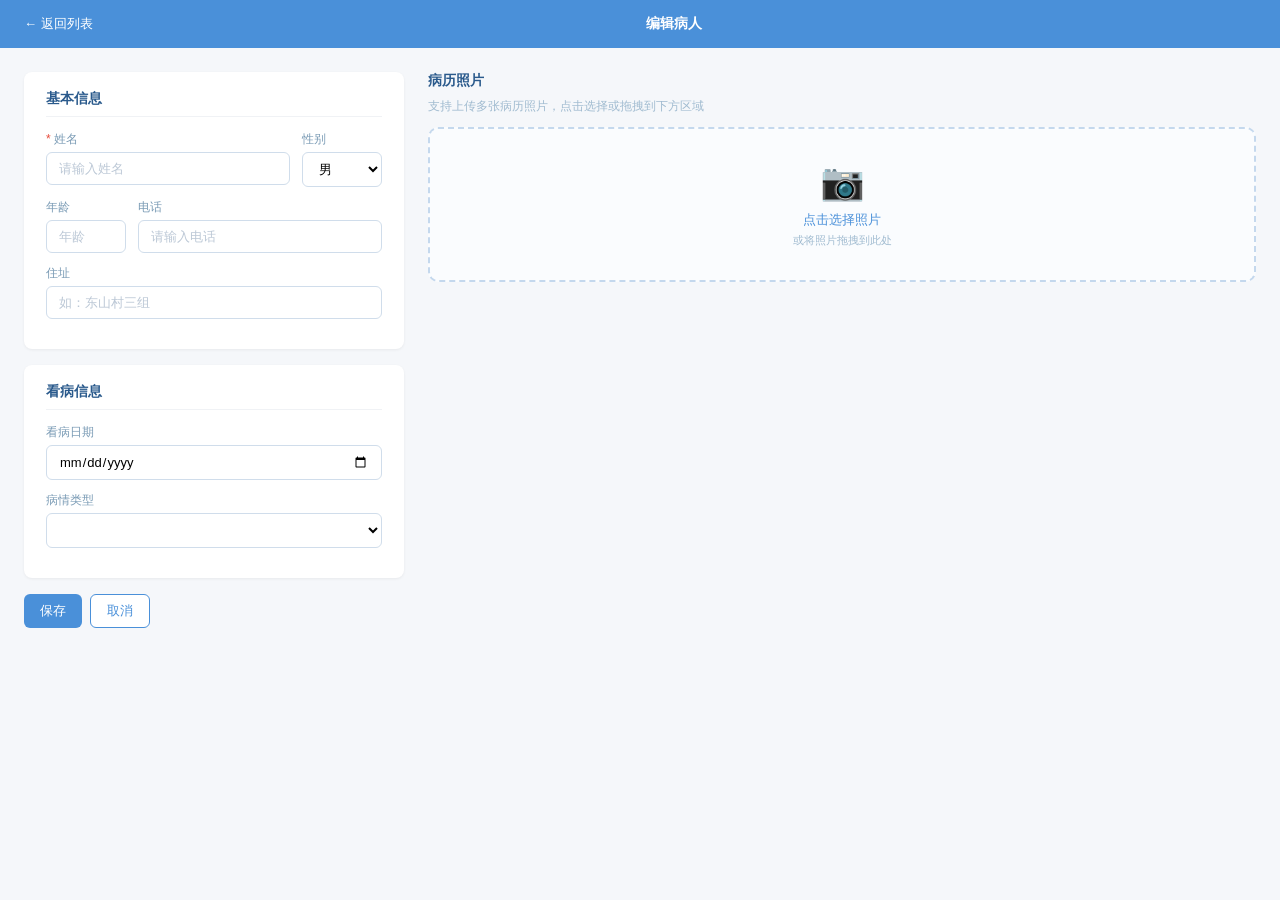
<file: _internal/src/form.html>
<!DOCTYPE html>
<html lang="zh-CN">
<head>
  <meta charset="UTF-8">
  <meta name="viewport" content="width=device-width, initial-scale=1.0">
  <title>病人信息</title>
  <link rel="stylesheet" href="css/style.css">
  <style>
    .form-layout {
      display: flex;
      gap: 24px;
      padding: 24px;
      height: calc(100vh - 48px);
      overflow-y: auto;
    }
    .form-left {
      width: 380px;
      flex-shrink: 0;
    }
    .form-right {
      flex: 1;
      min-width: 0;
    }
    .form-section {
      background: white;
      border-radius: 8px;
      padding: 18px 22px;
      box-shadow: 0 1px 3px rgba(0,0,0,0.06);
      margin-bottom: 16px;
    }
    .form-section h3 {
      font-size: 14px;
      color: #2A5A8C;
      margin-bottom: 14px;
      padding-bottom: 8px;
      border-bottom: 1px solid #F0F2F5;
    }
    .form-group {
      margin-bottom: 12px;
    }
    .form-group label {
      display: block;
      font-size: 12px;
      color: #7A9BB5;
      margin-bottom: 4px;
    }
    .form-group label .required {
      color: #E74C3C;
    }
    .form-group input, .form-group select {
      width: 100%;
    }
    .form-row {
      display: flex;
      gap: 12px;
    }
    .form-row .form-group {
      flex: 1;
    }
    .form-row .form-group.small {
      flex: 0 0 80px;
    }
    .form-actions {
      display: flex;
      gap: 8px;
      margin-top: 16px;
    }
    .upload-area {
      border: 2px dashed #C4D8ED;
      border-radius: 10px;
      padding: 32px;
      text-align: center;
      background: #FAFCFE;
      cursor: pointer;
      margin-bottom: 16px;
      transition: all 0.15s;
    }
    .upload-area:hover, .upload-area.drag-over {
      border-color: #4A90D9;
      background: #F0F5FB;
    }
    .upload-icon {
      font-size: 36px;
      margin-bottom: 8px;
    }
    .upload-text {
      font-size: 13px;
      color: #4A90D9;
    }
    .upload-hint {
      font-size: 11px;
      color: #A0BBD0;
      margin-top: 4px;
    }
    .photo-grid {
      display: flex;
      flex-wrap: wrap;
      gap: 10px;
    }
    .photo-thumb-card {
      width: 110px;
      height: 130px;
      position: relative;
    }
    .photo-thumb-card img {
      width: 100%;
      height: 100%;
      object-fit: cover;
      border-radius: 6px;
      border: 1px solid #E8ECF1;
    }
    .photo-thumb-card .remove-btn {
      position: absolute;
      top: -6px;
      right: -6px;
      background: #E74C3C;
      color: white;
      border: none;
      border-radius: 50%;
      width: 20px;
      height: 20px;
      font-size: 12px;
      cursor: pointer;
      display: flex;
      align-items: center;
      justify-content: center;
      box-shadow: 0 1px 3px rgba(0,0,0,0.2);
    }
  </style>
</head>
<body>

<div class="header">
  <a class="back-btn" href="#main">&#x2190; 返回列表</a>
  <span style="font-weight:600;" id="headerTitle">添加病人</span>
  <span></span>
</div>

<div class="form-layout">
  <div class="form-left">
    <div class="form-section">
      <h3>基本信息</h3>
      <div class="form-row">
        <div class="form-group" style="flex:1;">
          <label><span class="required">*</span> 姓名</label>
          <input class="input" type="text" id="name" placeholder="请输入姓名">
        </div>
        <div class="form-group small">
          <label>性别</label>
          <select class="select" id="gender">
            <option value="男">男</option>
            <option value="女">女</option>
          </select>
        </div>
      </div>
      <div class="form-row">
        <div class="form-group small">
          <label>年龄</label>
          <input class="input" type="number" id="age" placeholder="年龄" min="0" max="150">
        </div>
        <div class="form-group" style="flex:1;">
          <label>电话</label>
          <input class="input" type="text" id="phone" placeholder="请输入电话">
        </div>
      </div>
      <div class="form-group">
        <label>住址</label>
        <input class="input" type="text" id="address" placeholder="如：东山村三组">
      </div>
    </div>

    <div class="form-section">
      <h3>看病信息</h3>
      <div class="form-group">
        <label>看病日期</label>
        <input class="input" type="date" id="visitDate">
      </div>
      <div class="form-group">
        <label>病情类型</label>
        <select class="select" id="condition"></select>
      </div>
    </div>

    <div class="form-actions">
      <button class="btn btn-primary" id="saveBtn">保存</button>
      <button class="btn btn-outline" id="cancelBtn">取消</button>
    </div>
    <div style="font-size:11px;color:#E74C3C;margin-top:8px;display:none;" id="errorMsg"></div>
  </div>

  <div class="form-right">
    <h3 style="font-size:14px;color:#2A5A8C;margin-bottom:8px;">病历照片</h3>
    <p style="font-size:12px;color:#A0BBD0;margin-bottom:12px;">支持上传多张病历照片，点击选择或拖拽到下方区域</p>
    <div class="upload-area" id="uploadArea">
      <div class="upload-icon">&#x1f4f7;</div>
      <div class="upload-text">点击选择照片</div>
      <div class="upload-hint">或将照片拖拽到此处</div>
    </div>
    <div class="photo-grid" id="photoGrid"></div>
  </div>
</div>

<script src="js/form.js"></script>
</body>
</html>
</file>
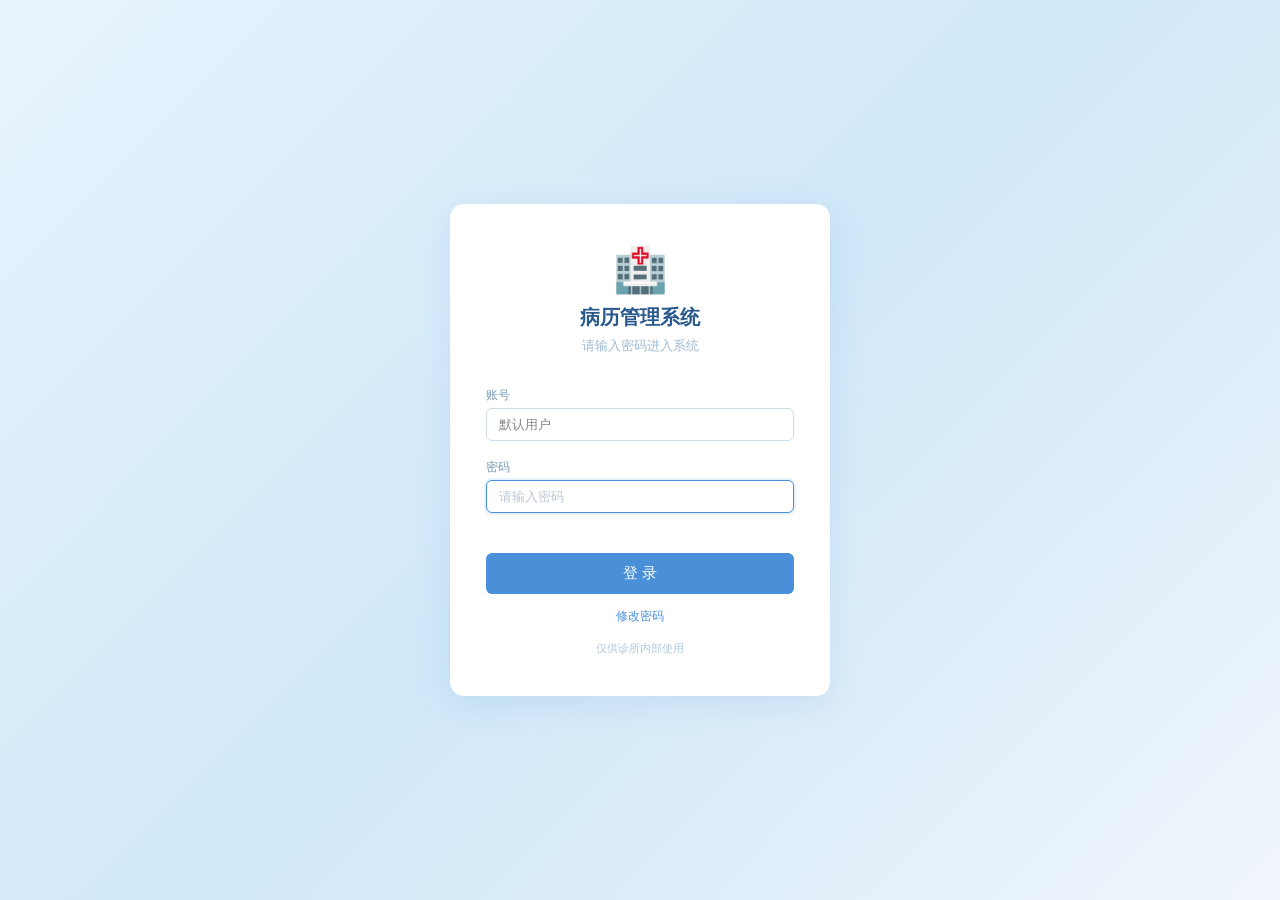
<file: _internal/src/login.html>
<!DOCTYPE html>
<html lang="zh-CN">
<head>
  <meta charset="UTF-8">
  <meta name="viewport" content="width=device-width, initial-scale=1.0">
  <title>病历管理系统 - 登录</title>
  <link rel="stylesheet" href="css/style.css">
  <style>
    .login-page {
      height: 100vh;
      display: flex;
      align-items: center;
      justify-content: center;
      background: linear-gradient(135deg, #E8F4FD 0%, #D0E8F8 50%, #F0F5FB 100%);
    }
    .login-card {
      background: white;
      border-radius: 14px;
      box-shadow: 0 8px 32px rgba(74,144,217,0.15);
      width: 380px;
      padding: 40px 36px;
      text-align: center;
    }
    .login-card .logo {
      font-size: 44px;
      margin-bottom: 8px;
    }
    .login-card h2 {
      color: #2A5A8C;
      font-size: 20px;
      margin-bottom: 6px;
    }
    .login-card .subtitle {
      color: #A0BBD0;
      font-size: 13px;
      margin-bottom: 32px;
    }
    .login-card .field {
      text-align: left;
      margin-bottom: 18px;
    }
    .login-card .field label {
      font-size: 12px;
      color: #7A9BB5;
      display: block;
      margin-bottom: 4px;
    }
    .login-card .field input {
      width: 100%;
    }
    .login-btn {
      width: 100%;
      padding: 11px;
      font-size: 15px;
      font-weight: 500;
      margin-top: 4px;
    }
    .login-hint {
      margin-top: 16px;
      font-size: 11px;
      color: #B0C8DB;
    }
    .error-msg {
      color: #E74C3C;
      font-size: 12px;
      margin-top: 8px;
      min-height: 18px;
    }
    .change-pwd-link {
      margin-top: 14px;
      font-size: 12px;
      color: #4A90D9;
      cursor: pointer;
    }
    .change-pwd-link:hover {
      text-decoration: underline;
    }
    .change-pwd-row {
      display: none;
      text-align: left;
      margin-bottom: 18px;
    }
    .change-pwd-row.show {
      display: block;
    }
    .change-pwd-row .field:last-child {
      margin-bottom: 0;
    }
  </style>
</head>
<body>
<div class="login-page">
  <div class="login-card">
    <div class="logo">&#x1f3e5;</div>
    <h2>病历管理系统</h2>
    <p class="subtitle">请输入密码进入系统</p>

    <div class="field">
      <label>账号</label>
      <input class="input" type="text" value="默认用户" readonly style="color:#888;">
    </div>
    <div class="field">
      <label>密码</label>
      <input class="input" type="password" id="passwordInput" placeholder="请输入密码" autofocus>
    </div>

    <div class="change-pwd-row" id="changePwdRow">
      <div class="field">
        <label>新密码</label>
        <input class="input" type="password" id="newPasswordInput" placeholder="请输入新密码">
      </div>
      <div class="field">
        <label>确认新密码</label>
        <input class="input" type="password" id="confirmPasswordInput" placeholder="请再次输入新密码">
      </div>
    </div>

    <div class="error-msg" id="errorMsg"></div>

    <button class="btn btn-primary login-btn" id="loginBtn">登 录</button>
    <div class="change-pwd-link" id="changePwdLink">修改密码</div>
    <p class="login-hint">仅供诊所内部使用</p>
  </div>
</div>

<script src="js/login.js"></script>
</body>
</html>
</file>
<file: _internal/src/css/style.css>
* {
  margin: 0;
  padding: 0;
  box-sizing: border-box;
}

body {
  font-family: 'Microsoft YaHei', 'PingFang SC', sans-serif;
  font-size: 14px;
  color: #333;
  background: #F5F7FA;
  overflow: hidden;
  height: 100vh;
}

/* 顶部标题栏 */
.header {
  background: #4A90D9;
  color: white;
  padding: 0 24px;
  height: 48px;
  display: flex;
  align-items: center;
  justify-content: space-between;
  flex-shrink: 0;
  -webkit-app-region: drag;
}
.header h1 {
  font-size: 17px;
  font-weight: 600;
  letter-spacing: 0.5px;
}
.header .user-info {
  font-size: 13px;
  opacity: 0.9;
  -webkit-app-region: no-drag;
}
.header .back-btn {
  color: white;
  text-decoration: none;
  font-size: 13px;
  cursor: pointer;
  -webkit-app-region: no-drag;
  display: flex;
  align-items: center;
  gap: 4px;
}
.header .back-btn:hover {
  opacity: 0.8;
}

/* 按钮 */
.btn {
  display: inline-flex;
  align-items: center;
  justify-content: center;
  padding: 7px 16px;
  border: none;
  border-radius: 6px;
  font-size: 13px;
  cursor: pointer;
  font-family: inherit;
  transition: all 0.15s;
  white-space: nowrap;
}
.btn-primary {
  background: #4A90D9;
  color: white;
}
.btn-primary:hover {
  background: #3A7CC5;
}
.btn-outline {
  background: white;
  color: #4A90D9;
  border: 1px solid #4A90D9;
}
.btn-outline:hover {
  background: #F0F5FB;
}
.btn-danger {
  background: white;
  color: #E74C3C;
  border: 1px solid #E74C3C;
}
.btn-danger:hover {
  background: #FFF0F0;
}
.btn-sm {
  padding: 4px 10px;
  font-size: 12px;
}
.btn-text {
  background: none;
  border: none;
  color: #4A90D9;
  cursor: pointer;
  padding: 4px 8px;
  font-size: 12px;
  font-family: inherit;
}
.btn-text:hover {
  background: #F0F5FB;
  border-radius: 4px;
}

/* 输入框 */
.input {
  padding: 8px 12px;
  border: 1px solid #D0DDEB;
  border-radius: 6px;
  font-size: 13px;
  font-family: inherit;
  outline: none;
  background: white;
  transition: border-color 0.15s;
}
.input:focus {
  border-color: #4A90D9;
  box-shadow: 0 0 0 2px rgba(74,144,217,0.12);
}
.input::placeholder {
  color: #BCC8D6;
}

/* 下拉选择 */
.select {
  padding: 8px 12px;
  border: 1px solid #D0DDEB;
  border-radius: 6px;
  font-size: 13px;
  font-family: inherit;
  outline: none;
  background: white;
  cursor: pointer;
}
.select:focus {
  border-color: #4A90D9;
}

/* 表格 */
.table-wrapper {
  flex: 1;
  overflow-y: auto;
}
table {
  width: 100%;
  border-collapse: collapse;
}
thead th {
  background: #F0F5FB;
  color: #4A6A8A;
  font-weight: 500;
  font-size: 12px;
  padding: 10px 12px;
  text-align: left;
  position: sticky;
  top: 0;
  z-index: 1;
}
thead th:hover { background: #E4EEF8; }
tbody td {
  padding: 10px 12px;
  border-bottom: 1px solid #F0F2F5;
  font-size: 13px;
}
tbody tr:hover {
  background: #FAFCFE;
}

/* 病情标签 */
.tag {
  display: inline-block;
  padding: 2px 10px;
  border-radius: 10px;
  font-size: 11px;
  white-space: nowrap;
}

/* 卡片 */
.card {
  background: white;
  border-radius: 8px;
  padding: 16px 20px;
  box-shadow: 0 1px 3px rgba(0,0,0,0.06);
}

/* 弹窗遮罩 */
.modal-overlay {
  position: fixed;
  top: 0;
  left: 0;
  right: 0;
  bottom: 0;
  background: rgba(0,0,0,0.35);
  display: flex;
  align-items: center;
  justify-content: center;
  z-index: 100;
}
.modal {
  background: white;
  border-radius: 12px;
  box-shadow: 0 10px 40px rgba(0,0,0,0.2);
  min-width: 380px;
  max-width: 600px;
  overflow: hidden;
}
.modal-header {
  background: #4A90D9;
  color: white;
  padding: 12px 20px;
  display: flex;
  justify-content: space-between;
  align-items: center;
  font-weight: 600;
}
.modal-close {
  cursor: pointer;
  font-size: 18px;
  opacity: 0.8;
}
.modal-close:hover { opacity: 1; }
.modal-body {
  padding: 20px;
}
.modal-footer {
  padding: 0 20px 16px;
  display: flex;
  gap: 8px;
  justify-content: flex-end;
}

/* 上传区域 */
.upload-zone {
  border: 2px dashed #C4D8ED;
  border-radius: 10px;
  padding: 24px;
  text-align: center;
  background: #FAFCFE;
  cursor: pointer;
  transition: border-color 0.15s, background 0.15s;
}
.upload-zone:hover, .upload-zone.drag-over {
  border-color: #4A90D9;
  background: #F0F5FB;
}

/* 照片缩略图 */
.photo-thumb {
  width: 100px;
  height: 100px;
  border-radius: 6px;
  object-fit: cover;
  border: 1px solid #E8ECF1;
}
.photo-thumb-wrapper {
  position: relative;
  display: inline-block;
  margin-right: 8px;
  margin-bottom: 8px;
}
.photo-thumb-remove {
  position: absolute;
  top: -8px;
  right: -8px;
  background: #E74C3C;
  color: white;
  border: none;
  border-radius: 50%;
  width: 20px;
  height: 20px;
  font-size: 12px;
  cursor: pointer;
  display: flex;
  align-items: center;
  justify-content: center;
  line-height: 1;
  box-shadow: 0 1px 3px rgba(0,0,0,0.2);
}

/* 空状态 */
.empty-state {
  display: flex;
  flex-direction: column;
  align-items: center;
  justify-content: center;
  padding: 48px;
  color: #A0BBD0;
}
.empty-state .icon {
  font-size: 48px;
  margin-bottom: 12px;
}

/* 滚动条 */
::-webkit-scrollbar {
  width: 6px;
  height: 6px;
}
::-webkit-scrollbar-track {
  background: transparent;
}
::-webkit-scrollbar-thumb {
  background: #C8D6E5;
  border-radius: 3px;
}
::-webkit-scrollbar-thumb:hover {
  background: #A8BED0;
}

/* 确认对话框 */
.confirm-text {
  font-size: 14px;
  color: #555;
  line-height: 1.6;
}

/* 图片查看器 */
.image-viewer {
  position: fixed;
  top: 0;
  left: 0;
  right: 0;
  bottom: 0;
  background: rgba(0,0,0,0.85);
  display: flex;
  align-items: center;
  justify-content: center;
  z-index: 200;
  cursor: pointer;
}
.image-viewer img {
  max-width: 90vw;
  max-height: 90vh;
  border-radius: 4px;
  box-shadow: 0 4px 20px rgba(0,0,0,0.4);
}
</file>
